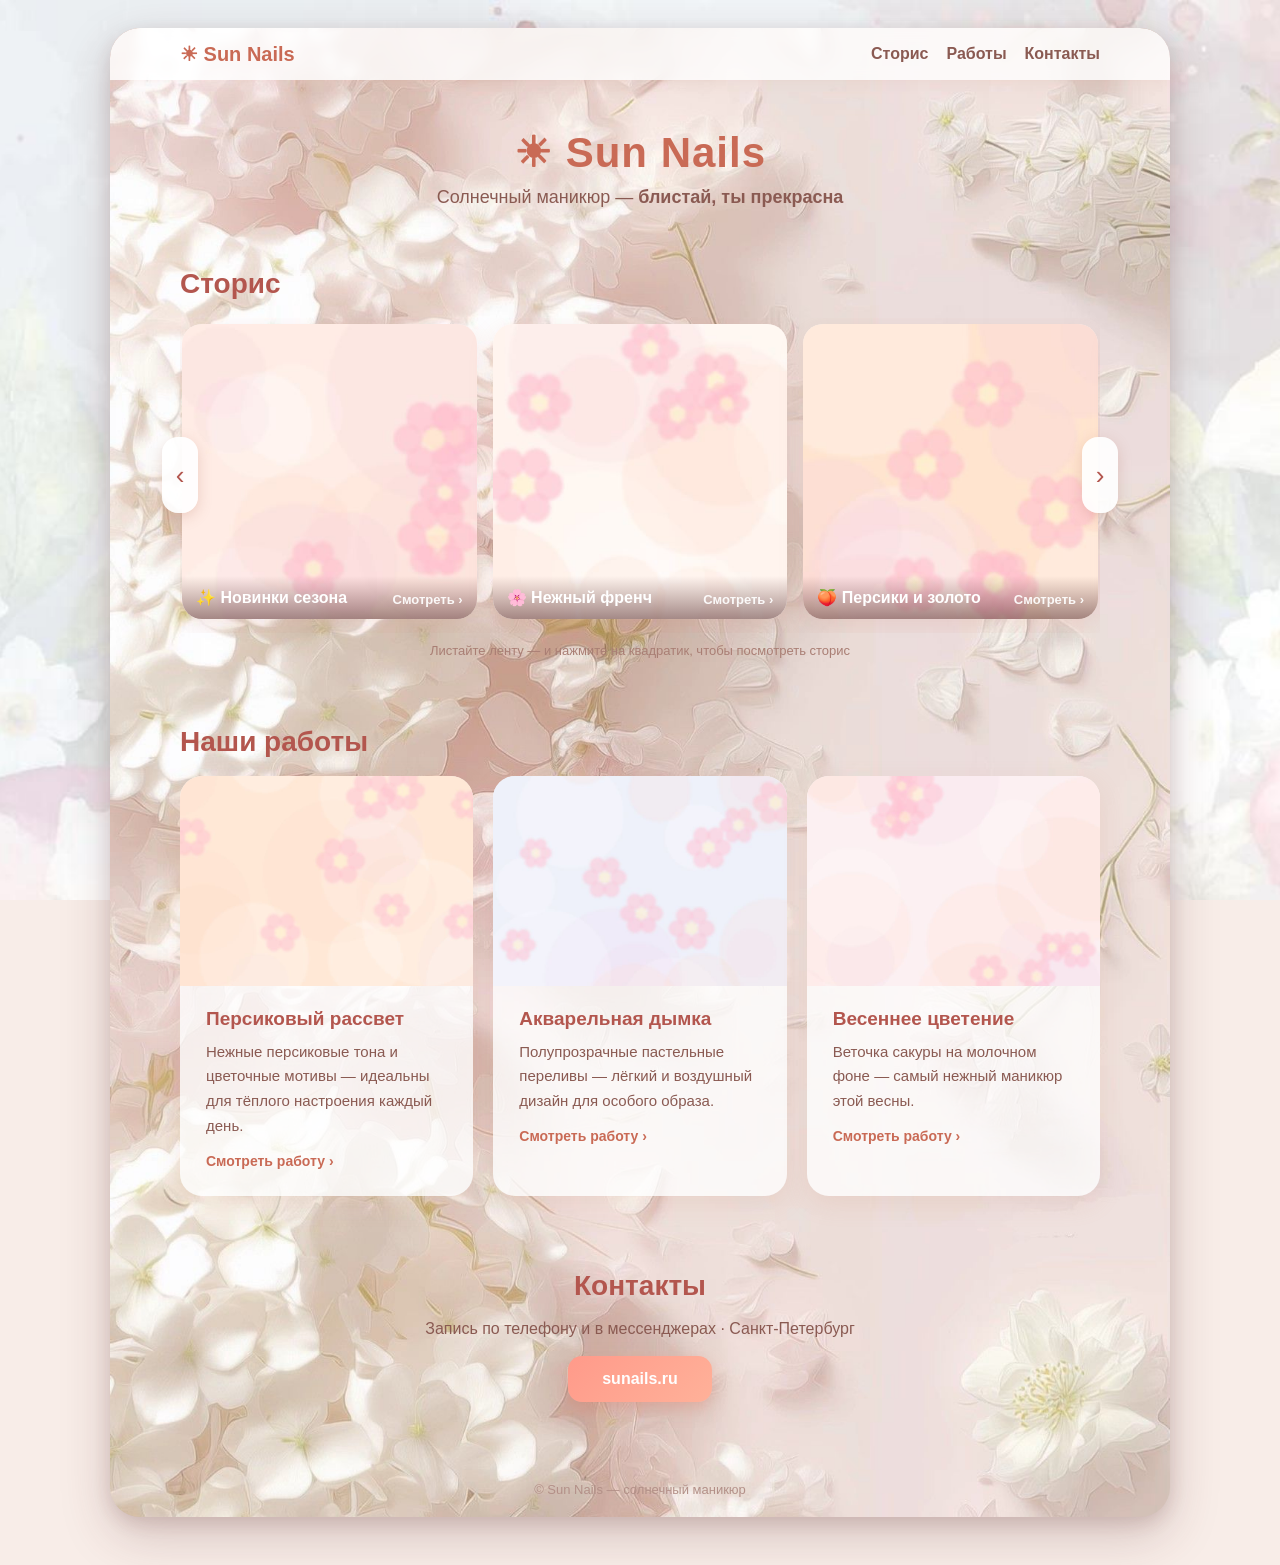
<file: index2.html>
<!DOCTYPE html>
<html lang="ru">
<head>
<meta charset="UTF-8">
<meta name="viewport" content="width=device-width, initial-scale=1, maximum-scale=1, user-scalable=no">
<meta name="description" content="Солнечный маникюр в Санкт-Петербурге — Sun Nails. Нежный френч, персиковые оттенки, уход за ногтями. Запись по телефону и в мессенджерах.">
<title>Sun Nails — Солнечный маникюр в Санкт-Петербурге</title>
<style>
*{margin:0;padding:0;box-sizing:border-box;-webkit-tap-highlight-color:transparent}
html{scroll-behavior:smooth}
body{font-family:'Segoe UI',Verdana,sans-serif;color:#5a3a38;background:#f8ede8 url(images/shitflora.jpg) center/cover fixed no-repeat;min-height:100vh;overflow-x:hidden}
body.lock{overflow:hidden}
.wrap{max-width:960px;margin:0 auto;padding:0 20px}
.nav{background:rgba(255,255,255,.8);backdrop-filter:blur(6px);box-shadow:0 2px 14px rgba(214,140,120,.12);position:sticky;top:0;z-index:20;border-radius:30px 30px 0 0}
.nav-in{display:flex;justify-content:space-between;align-items:center;padding:14px 20px}
.logo{font-weight:800;font-size:20px;color:#c96a55}
.links a{margin-left:18px;text-decoration:none;color:#8a5a52;font-weight:600}
.links a:hover{color:#c96a55}
.hero{text-align:center;padding:48px 0 26px}
.hero h1{font-size:42px;color:#c96a55;letter-spacing:1px}
.tag{margin-top:10px;font-size:18px;color:#8a5a52}
.sec{padding:34px 0}
.sec h2{font-size:28px;color:#b3564e;margin-bottom:18px}
.hint{margin-top:10px;font-size:13px;color:#a97e74;text-align:center}
.stories-wrap{position:relative}
.strack{display:flex;gap:16px;overflow-x:auto;scrollbar-width:none;cursor:grab;touch-action:pan-y;padding:6px 2px 14px;user-select:none}
.strack::-webkit-scrollbar{display:none}
.strack.dragging{cursor:grabbing}
.story-tile{flex:0 0 calc((100% - 32px)/3);aspect-ratio:1/1;border-radius:20px;overflow:hidden;position:relative;box-shadow:0 8px 24px rgba(214,140,120,.18);cursor:pointer;background:rgba(255,255,255,.55)}
.story-tile img{position:absolute;inset:0;width:100%;height:100%;object-fit:cover;transition:transform .45s}
.story-tile:hover img{transform:scale(1.06)}
.tile-info{position:absolute;left:0;right:0;bottom:0;padding:12px 14px;background:linear-gradient(transparent,rgba(90,50,50,.55));color:#fff;font-weight:600;display:flex;justify-content:space-between;align-items:flex-end;gap:8px}
.tile-info i{font-style:normal;font-size:13px;opacity:.92;white-space:nowrap}
/* Стрелки ленты: вытянутые узкие */
.arr{position:absolute;top:50%;transform:translateY(-50%);width:36px;height:76px;border-radius:16px;border:none;background:rgba(255,255,255,.92);color:#b3564e;font-size:26px;line-height:1;cursor:pointer;box-shadow:0 4px 14px rgba(180,110,90,.25);z-index:5}
#sPrev{left:-18px}
#sNext{right:-18px}
.arr:hover{background:#fff}
.arr:active{background:#ffe9e0}
.works{display:grid;grid-template-columns:repeat(3,minmax(0,1fr));gap:20px}
.wcard{background:rgba(255,255,255,.78);border-radius:22px;overflow:hidden;box-shadow:0 8px 24px rgba(214,140,120,.16);cursor:pointer;transition:transform .3s,box-shadow .3s}
.wcard:hover{transform:translateY(-6px);box-shadow:0 14px 32px rgba(214,140,120,.26)}
.wimg{height:210px;background-size:cover;background-position:center;transition:transform .45s}
.wcard:hover .wimg{transform:scale(1.05)}
.wbody{padding:22px 26px 26px}
.wbody h3{color:#b3564e;margin-bottom:10px;font-size:19px}
.wbody p{font-size:15px;color:#8a5a52;line-height:1.65}
.wlink{display:inline-block;margin-top:14px;color:#c96a55;font-weight:700;font-size:14px}
.ovl{position:fixed;inset:0;display:none;z-index:50}
.ovl.open{display:block}
.ovl-bg{position:absolute;inset:0;background:rgba(40,15,15,.55);opacity:0;transition:opacity .35s}
.ovl.show .ovl-bg{opacity:1}
.viewer{position:absolute;left:50%;top:50%;transform:translate(-50%,-50%) scale(.7);width:min(420px,92vw);height:min(88vh,760px);border-radius:26px;overflow:hidden;background:#fff;opacity:0;transition:transform .38s cubic-bezier(.22,1,.36,1),opacity .3s}
.ovl.show .viewer{transform:translate(-50%,-50%) scale(1);opacity:1}
/* Кадры сторис: transform-слайдер, свайп мышью и пальцем */
.slides{position:absolute;inset:0;overflow:hidden;cursor:grab;touch-action:none;user-select:none;-webkit-user-select:none}
.slides.grabbing{cursor:grabbing}
.sf{display:flex;height:100%;will-change:transform}
.slide{position:relative;flex:0 0 100%;height:100%;overflow:hidden;background:#fff}
.slide img{position:absolute;inset:0;width:100%;height:100%;object-fit:cover;pointer-events:none;-webkit-user-drag:none;user-select:none;will-change:transform}
.prog{position:absolute;top:10px;left:10px;right:10px;display:flex;gap:5px;z-index:3}
.seg{flex:1;height:3px;background:rgba(255,255,255,.45);border-radius:3px;overflow:hidden}
.seg b{display:block;height:100%;width:0;background:#fff;transition:width .2s}
.seg.done b{width:100%}
.cap{position:absolute;bottom:74px;left:16px;right:16px;z-index:3;color:#fff;font-weight:700;font-size:18px;text-shadow:0 1px 8px rgba(90,40,40,.55);pointer-events:none}
.cta{position:absolute;bottom:16px;left:16px;right:16px;z-index:4;background:linear-gradient(135deg,#ff9a8a,#ffb199);color:#fff;text-align:center;padding:13px;border-radius:14px;font-weight:700;text-decoration:none;box-shadow:0 6px 18px rgba(220,120,100,.35)}
.xbtn{position:absolute;top:12px;right:12px;z-index:6;width:38px;height:38px;border-radius:50%;border:none;background:rgba(255,255,255,.85);color:#7a4a44;font-size:16px;cursor:pointer}
/* Значок «на весь экран» — правый нижний угол окна сторис */
.expBtn{position:absolute;bottom:84px;right:16px;z-index:5;width:44px;height:44px;border-radius:50%;border:none;background:rgba(255,255,255,.92);color:#b3564e;cursor:pointer;box-shadow:0 3px 10px rgba(180,110,90,.35);display:flex;align-items:center;justify-content:center;padding:0}
.expBtn svg{width:20px;height:20px}
.expBtn:hover{background:#fff}
/* Полноэкранный просмотр */
.fs{position:fixed;inset:0;z-index:100;display:none;background:rgba(22,9,9,.94)}
.fs.open{display:flex;align-items:center;justify-content:center}
.fs img{max-width:96vw;max-height:96vh;object-fit:contain;will-change:transform;touch-action:none}
.fs .xbtn{position:absolute;top:12px;right:12px;z-index:2}
.wviewer{position:absolute;left:50%;top:50%;transform:translate(-50%,-50%) scale(.7);width:min(860px,94vw);max-height:90vh;border-radius:26px;overflow:hidden;background:#fff;opacity:0;transition:transform .38s cubic-bezier(.22,1,.36,1),opacity .3s;display:flex;flex-direction:column}
.ovl.show .wviewer{transform:translate(-50%,-50%) scale(1);opacity:1}
.wbig{height:54vh;position:relative;overflow:hidden;background:#eee;flex:none}
.wbig img{position:absolute;inset:0;width:100%;height:100%;object-fit:cover;-webkit-user-drag:none;user-select:none;will-change:transform;pointer-events:none}
.wbig .expBtn{bottom:12px;right:12px}
.winfo{padding:20px 24px 24px;overflow:auto}
.winfo h3{color:#b3564e;margin-bottom:10px;font-size:22px}
.winfo p{color:#8a5a52;line-height:1.6}
.cta-static{display:block;margin-top:18px;background:linear-gradient(135deg,#ff9a8a,#ffb199);color:#fff;text-align:center;padding:13px;border-radius:14px;font-weight:700;text-decoration:none}
.contacts{text-align:center;padding:40px 0 60px}
.contacts p{margin:10px 0 18px;color:#8a5a52}
.cta.big{position:static;display:inline-block;padding:14px 34px}
footer{padding:20px;text-align:center;font-size:13px;color:#b39088}
.sheet{max-width:1060px;margin:28px auto 48px;background:rgba(255,252,248,.93);border-radius:30px;box-shadow:0 18px 50px rgba(90,40,40,.22),0 6px 18px rgba(90,40,40,.14);overflow:hidden;position:relative}
@media (max-width:760px){
 .wrap{padding:0 10px !important}
 .nav{border-radius:20px 20px 0 0}
 .nav-in{padding:12px 10px !important}
 .links a{margin-left:10px}
 .arr{display:none}
 .story-tile{flex:0 0 100% !important}
 .works{grid-template-columns:1fr !important}
 .wbody{padding:18px 16px 20px}
 .hero{padding:18px 0 8px}
 .hero h1{font-size:28px}
 .tag{font-size:15px;margin-top:6px}
 .sec{padding:22px 0}
 .sheet{margin:4px 4px 20px !important;border-radius:16px}
 .viewer{width:min(92vw,420px);height:min(86vh,760px);height:min(86dvh,760px);border-radius:24px}
 .wviewer{max-height:88vh;max-height:88dvh}
 .wbig{height:44vh}
}
</style>
</head>
<body>
<div class="sheet" style="background:#fff8f2 url(images/centr.jpg) center/cover no-repeat">
<nav class="nav"><div class="nav-in" style="max-width:960px;margin:0 auto">
<div class="logo">☀ Sun Nails</div>
<div class="links"><a href="#stories">Сторис</a><a href="#works">Работы</a><a href="#contacts">Контакты</a></div>
</div></nav>

<header class="hero"><div class="wrap">
<h1>☀ Sun Nails</h1>
<p class="tag">Солнечный маникюр — <b>блистай, ты прекрасна</b></p>
</div></header>

<section id="stories" class="sec"><div class="wrap">
<h2>Сторис</h2>
<div class="stories-wrap">
<button class="arr" id="sPrev" aria-label="назад">‹</button>
<div class="strack" id="strack">
<div class="story-tile" data-story="0"><img src="images/story-1-novinki.jpg" alt="Новинки сезона"><div class="tile-info"><span>✨ Новинки сезона</span><i>Смотреть ›</i></div></div>
<div class="story-tile" data-story="1"><img src="images/story-2-french.jpg" alt="Нежный френч"><div class="tile-info"><span>🌸 Нежный френч</span><i>Смотреть ›</i></div></div>
<div class="story-tile" data-story="2"><img src="images/story-3-peaches.jpg" alt="Персики и золото"><div class="tile-info"><span>🍑 Персики и золото</span><i>Смотреть ›</i></div></div>
<div class="story-tile" data-story="3"><img src="images/story-4-morning.jpg" alt="Утренний лайт"><div class="tile-info"><span>🌅 Утренний лайт</span><i>Смотреть ›</i></div></div>
<div class="story-tile" data-story="4"><img src="images/story-5-shimmer.jpg" alt="Блеск и шиммер"><div class="tile-info"><span>💎 Блеск и шиммер</span><i>Смотреть ›</i></div></div>
</div>
<button class="arr" id="sNext" aria-label="вперёд">›</button>
</div>
<p class="hint">Листайте ленту — и нажмите на квадратик, чтобы посмотреть сторис</p>
</div></section>

<section id="works" class="sec"><div class="wrap">
<h2>Наши работы</h2>
<div class="works">
<div class="wcard" data-work="0"><div class="wimg" style="background-image:url(images/work-1-peach-dawn.jpg)"></div><div class="wbody"><h3>Персиковый рассвет</h3><p>Нежные персиковые тона и цветочные мотивы — идеальны для тёплого настроения каждый день.</p><span class="wlink">Смотреть работу ›</span></div></div>
<div class="wcard" data-work="1"><div class="wimg" style="background-image:url(images/work-2-aquarelle.jpg)"></div><div class="wbody"><h3>Акварельная дымка</h3><p>Полупрозрачные пастельные переливы — лёгкий и воздушный дизайн для особого образа.</p><span class="wlink">Смотреть работу ›</span></div></div>
<div class="wcard" data-work="2"><div class="wimg" style="background-image:url(images/work-3-sakura.jpg)"></div><div class="wbody"><h3>Весеннее цветение</h3><p>Веточка сакуры на молочном фоне — самый нежный маникюр этой весны.</p><span class="wlink">Смотреть работу ›</span></div></div>
</div>
</div></section>

<section id="contacts" class="sec contacts"><div class="wrap">
<h2>Контакты</h2>
<p>Запись по телефону и в мессенджерах · Санкт-Петербург</p>
<a class="cta big" href="https://sunails.ru">sunails.ru</a>
</div></section>
<footer>© Sun Nails — солнечный маникюр</footer>
</div>

<div class="ovl" id="storyOvl">
<div class="ovl-bg" data-close="1"></div>
<div class="viewer" id="storyView">
<div class="prog" id="prog"></div>
<button class="xbtn" data-close="1">✕</button>
<div class="slides" id="slides"><div class="sf" id="sf"></div></div>
<button class="expBtn" id="expStory" title="На весь экран"><svg viewBox="0 0 24 24" fill="none" stroke="currentColor" stroke-width="2.4" stroke-linecap="round"><path d="M4 9V4h5M15 4h5v5M20 15v5h-5M9 20H4v-5"/></svg></button>
<div class="cap" id="cap"></div>
<a class="cta" href="#contacts" id="storyCta">Записаться ›</a>
</div>
</div>

<div class="ovl" id="workOvl">
<div class="ovl-bg" data-close="1"></div>
<div class="wviewer">
<button class="xbtn" data-close="1">✕</button>
<div class="wbig" id="wBig">
<img id="wImg" alt="">
<button class="expBtn" id="expWork" title="На весь экран"><svg viewBox="0 0 24 24" fill="none" stroke="currentColor" stroke-width="2.4" stroke-linecap="round"><path d="M4 9V4h5M15 4h5v5M20 15v5h-5M9 20H4v-5"/></svg></button>
</div>
<div class="winfo"><h3 id="wTitle"></h3><p id="wText"></p><a class="cta-static" href="#contacts" id="workCta">Записаться ›</a></div>
</div>
</div>

<div class="fs" id="fsOvl">
<img id="fsImg" alt="">
<button class="xbtn" id="fsClose" title="Закрыть">✕</button>
</div>

<script>
(function(){
"use strict";

/* ============================================================
   НАСТРОЙКА СКОРОСТИ АВТОПРОКРУТКИ ЛЕНЫ СТОРИС (только телефон)
   AUTO_SPEED — пикселей в СЕКУНДУ:
     20–40 — очень медленно, 60 — средне, 120 — быстро
   AUTO_PAUSE_MS — пауза (мс) после касания пальцем
   ============================================================ */
var AUTO_SPEED=30;
var AUTO_PAUSE_MS=2500;
var IS_MOBILE=window.matchMedia('(max-width:760px)');

var STORIES=[
{title:'Новинки сезона',slides:['images/story-1-slide-1.jpg','images/story-1-slide-2.jpg']},
{title:'Нежный френч',slides:['images/story-2-slide-1.jpg','images/story-2-slide-2.jpg']},
{title:'Персики и золото',slides:['images/story-3-slide-1.jpg','images/story-3-slide-2.jpg']},
{title:'Утренний лайт',slides:['images/story-4-slide-1.jpg','images/story-4-slide-2.jpg']},
{title:'Блеск и шиммер',slides:['images/story-5-slide-1.jpg','images/story-5-slide-2.jpg']}
];
var WORKS=[
{title:'Персиковый рассвет',text:'Нежные персиковые тона и цветочные мотивы — идеальны для тёплого настроения каждый день.',img:'images/work-1-peach-dawn.jpg'},
{title:'Акварельная дымка',text:'Полупрозрачные пастельные переливы — лёгкий и воздушный дизайн для особого образа.',img:'images/work-2-aquarelle.jpg'},
{title:'Весеннее цветение',text:'Веточка сакуры на молочном фоне — самый нежный маникюр этой весны.',img:'images/work-3-sakura.jpg'}
];

function setLock(on){document.body.classList.toggle('lock',on);}

/* --- Зум: щипок, перетаскивание, двойной тап --- */
function makeZoom(box,getImg){
 var st={z:1,x:0,y:0,img:null};
 function reset(){
  if(st.img){st.img.style.transition='transform .25s ease-out';st.img.style.transform='';}
  st.z=1;st.x=0;st.y=0;st.img=null;
 }
 function apply(){
  if(st.img){st.img.style.transition='none';st.img.style.transform='translate('+st.x+'px,'+st.y+'px) scale('+st.z+')';}
 }
 function clamp(){
  if(!st.img)return;
  var r=box.getBoundingClientRect();
  var ox=Math.max(0,(r.width*st.z-r.width)/2),oy=Math.max(0,(r.height*st.z-r.height)/2);
  st.x=Math.max(-ox,Math.min(ox,st.x));st.y=Math.max(-oy,Math.min(oy,st.y));
 }
 function panBy(dx,dy){st.x+=dx;st.y+=dy;clamp();apply();}
 function zoomTo(z,px,py){
  st.z=Math.max(1,Math.min(4,z));
  if(st.z<=1.01){reset();return;}
  if(px!=null){
   var r=box.getBoundingClientRect();
   st.x=-(px-r.left-r.width/2)*(st.z-1);
   st.y=-(py-r.top-r.height/2)*(st.z-1);
  }
  clamp();apply();
 }
 function bind(){st.img=getImg()||st.img;}
 return{st:st,reset:reset,apply:apply,clamp:clamp,panBy:panBy,zoomTo:zoomTo,bind:bind};
}
function bindPinch(box,zm){
 var pd=0,pz=1,px0=0,py0=0,ltT=0,ltX=0,ltY=0,panX=0,panY=0;
 box.addEventListener('touchstart',function(e){
  if(e.touches.length===2){
   e.preventDefault();
   var a=e.touches[0],b=e.touches[1];
   pd=Math.hypot(a.clientX-b.clientX,a.clientY-b.clientY)||1;
   pz=zm.st.z;zm.bind();
   var r=box.getBoundingClientRect();
   var cx=(a.clientX+b.clientX)/2,cy=(a.clientY+b.clientY)/2;
   px0=(cx-r.left-r.width/2-zm.st.x)/pz;
   py0=(cy-r.top-r.height/2-zm.st.y)/pz;
   return;
  }
  if(e.touches.length===1&&zm.st.z>1){panX=e.touches[0].clientX;panY=e.touches[0].clientY;}
 },{passive:false});
 box.addEventListener('touchmove',function(e){
  if(e.touches.length===2&&pd){
   e.preventDefault();
   var a=e.touches[0],b=e.touches[1];
   var d=Math.hypot(a.clientX-b.clientX,a.clientY-b.clientY)||1;
   zm.st.z=Math.max(1,Math.min(4,pz*d/pd));
   if(zm.st.z<=1.01){zm.reset();}
   else{
    var r=box.getBoundingClientRect();
    zm.st.x=((a.clientX+b.clientX)/2-r.left-r.width/2)-zm.st.z*px0;
    zm.st.y=((a.clientY+b.clientY)/2-r.top-r.height/2)-zm.st.z*py0;
    zm.clamp();zm.apply();
   }
   return;
  }
  if(e.touches.length===1&&zm.st.z>1&&pd===0){
   e.preventDefault();
   zm.panBy(e.touches[0].clientX-panX,e.touches[0].clientY-panY);
   panX=e.touches[0].clientX;panY=e.touches[0].clientY;
  }
 },{passive:false});
 box.addEventListener('touchend',function(e){
  if(e.touches.length===2)return;
  if(e.touches.length===1){pd=0;panX=e.touches[0].clientX;panY=e.touches[0].clientY;return;}
  pd=0;
  if(e.changedTouches.length===1&&zm.st.z<=1.01){
   var t=performance.now();
   var x=e.changedTouches[0].clientX,y=e.changedTouches[0].clientY;
   if(t-ltT<320&&Math.hypot(x-ltX,y-ltY)<26){
    zm.bind();zm.zoomTo(2.5,x,y);ltT=0;e.preventDefault();
   }else{ltT=t;ltX=x;ltY=y;}
  }
 },{passive:false});
}

/* --- Лента сторис на главной --- */
var track=document.getElementById('strack');
var tiles=Array.prototype.slice.call(track.querySelectorAll('.story-tile'));
var step=216,anim=null,snapT=null,moved=false,dragging=false;
function calcStep(){
 var r=tiles[0].getBoundingClientRect();
 var gap=parseFloat(getComputedStyle(track).gap)||16;
 step=r.width+gap;
}
function maxScroll(){return track.scrollWidth-track.clientWidth;}
function animateTo(target){
 if(anim)cancelAnimationFrame(anim);
 var start=track.scrollLeft,d=target-start;
 if(Math.abs(d)<2){track.scrollLeft=target;anim=null;return;}
 var t0=performance.now(),dur=Math.min(700,250+Math.abs(d));
 function fr(t){
  var p=Math.min(1,(t-t0)/dur),e=1-Math.pow(1-p,3);
  track.scrollLeft=start+d*e;
  if(p<1)anim=requestAnimationFrame(fr);else anim=null;
 }
 anim=requestAnimationFrame(fr);
}
function go(dir){
 calcStep();
 var snapped=Math.round(track.scrollLeft/step)*step;
 var target=Math.max(0,Math.min(maxScroll(),snapped+dir*step));
 animateTo(target);
}
document.getElementById('sPrev').addEventListener('click',function(){go(-1);});
document.getElementById('sNext').addEventListener('click',function(){go(1);});

/* --- Автопрокрутка ленты (только телефон) --- */
var overlayOpen=false,pausedUntil=0,autoT=null,lastAutoT=0;
function autoLoop(t){
 if(!IS_MOBILE.matches){autoT=null;lastAutoT=0;return;}
 if(!lastAutoT)lastAutoT=t;
 var dt=t-lastAutoT;lastAutoT=t;
 if(!dragging&&!anim&&!overlayOpen&&performance.now()>=pausedUntil){
  var max=maxScroll();
  if(max<=1){track.scrollLeft=0;}
  else if(track.scrollLeft>=max-1){track.scrollLeft=0;}
  else track.scrollLeft=Math.min(max,track.scrollLeft+AUTO_SPEED*dt/1000);
 }
 autoT=requestAnimationFrame(autoLoop);
}
if(IS_MOBILE.matches)autoT=requestAnimationFrame(autoLoop);
try{IS_MOBILE.addEventListener('change',function(e){if(e.matches&&!autoT)autoT=requestAnimationFrame(autoLoop);});}catch(err){}
function touchPause(){pausedUntil=performance.now()+AUTO_PAUSE_MS;}

var downX=0,downS=0,vel=0,lastX=0,lastT=0;
track.addEventListener('pointerdown',function(e){
 downX=e.clientX;downS=track.scrollLeft;dragging=true;moved=false;vel=0;
 lastX=e.clientX;lastT=performance.now();
 if(anim){cancelAnimationFrame(anim);anim=null;}
 track.classList.add('dragging');
 touchPause();
});
window.addEventListener('pointermove',function(e){
 if(!dragging)return;
 var dx=e.clientX-downX;
 if(Math.abs(dx)>8)moved=true;
 if(!moved)return;
 if(e.cancelable)e.preventDefault();
 track.scrollLeft=downS-dx;
 var now=performance.now();
 vel=(e.clientX-lastX)/Math.max(1,now-lastT);
 lastX=e.clientX;lastT=now;
});
window.addEventListener('pointerup',function(e){
 if(!dragging)return;
 dragging=false;track.classList.remove('dragging');
 touchPause();
 if(moved){
  calcStep();
  var raw=downS-(e.clientX-downX)-vel*160;
  var target=Math.max(0,Math.min(maxScroll(),Math.round(raw/step)*step));
  animateTo(target);
 }
});
track.addEventListener('pointercancel',function(){dragging=false;track.classList.remove('dragging');touchPause();});
track.addEventListener('dragstart',function(e){e.preventDefault();});
track.addEventListener('click',function(e){if(moved){e.stopPropagation();e.preventDefault();moved=false;}},true);
track.addEventListener('wheel',function(e){
 var max=maxScroll();
 if(max<=1)return;
 var d=Math.abs(e.deltaX)>Math.abs(e.deltaY)?e.deltaX:e.deltaY;
 var dir=d>0?1:-1;
 if((dir>0&&track.scrollLeft<max-1)||(dir<0&&track.scrollLeft>1)){
  e.preventDefault();
  track.scrollLeft+=d;
  if(snapT)clearTimeout(snapT);
  snapT=setTimeout(function(){calcStep();animateTo(Math.round(track.scrollLeft/step)*step);},150);
 }
},{passive:false});
track.addEventListener('scroll',function(){
 if(dragging||anim)return;
 if(snapT)clearTimeout(snapT);
 snapT=setTimeout(function(){
  if(dragging||anim)return;
  calcStep();
  var t=Math.round(track.scrollLeft/step)*step;
  if(t!==track.scrollLeft)animateTo(t);
 },170);
});

/* --- Просмотр сторис: клик по плитке открывает окно --- */
var so=document.getElementById('storyOvl'),sv=document.getElementById('storyView');
var sl=document.getElementById('slides'),sf=document.getElementById('sf'),pg=document.getElementById('prog');
var cap=document.getElementById('cap');
var curStory=0,fIdx=0,fW=0,fP=null,fPinch=false,wAcc=0;
var sZm=makeZoom(sl,function(){var s=sf.children[fIdx];return s?s.querySelector('img'):null;});
bindPinch(sl,sZm);

function fWcalc(){fW=sl.clientWidth||1;}
function updSegs(){
 var segs=pg.children;
 for(var j=0;j<segs.length;j++)segs[j].className='seg'+(j<=fIdx?' done':'');
}
function loadNeighbors(i){
 var n=STORIES[curStory].slides.length;
 [i-1,i,i+1].forEach(function(k){
  if(k<0||k>=n)return;
  var img=sf.children[k].querySelector('img');
  if(img&&!img.getAttribute('src'))img.src=img.getAttribute('data-src');
 });
}
function sImgEl(){var s=sf.children[fIdx];return s?s.querySelector('img'):null;}
function fGo(i){
 fIdx=Math.max(0,Math.min(STORIES[curStory].slides.length-1,i));
 sf.style.transition='';
 sf.style.transform='translateX('+(-fIdx*fW)+'px)';
 sZm.reset();
 loadNeighbors(fIdx);
 updSegs();
}
function openStory(i,fromEl){
 overlayOpen=true;pausedUntil=performance.now()+AUTO_PAUSE_MS;
 setLock(true);
 sZm.reset();
 curStory=i;fIdx=0;fP=null;fPinch=false;wAcc=0;
 sf.innerHTML='';pg.innerHTML='';
 STORIES[i].slides.forEach(function(u){
  var d=document.createElement('div');d.className='slide';
  var img=document.createElement('img');
  img.setAttribute('data-src',u);img.alt='';
  d.appendChild(img);sf.appendChild(d);
  var s=document.createElement('div');s.className='seg';s.innerHTML='<b></b>';pg.appendChild(s);
 });
 cap.textContent=STORIES[i].title;
 if(fromEl){
  var r=fromEl.getBoundingClientRect();
  var ox=Math.max(8,Math.min(92,(r.left+r.width/2)/window.innerWidth*100));
  var oy=Math.max(8,Math.min(92,(r.top+r.height/2)/window.innerHeight*100));
  sv.style.transformOrigin=ox+'% '+oy+'%';
 }
 so.classList.add('open');
 requestAnimationFrame(function(){requestAnimationFrame(function(){
  fWcalc();
  fGo(0);
  so.classList.add('show');
 });});
}
tiles.forEach(function(t,i){
 t.addEventListener('click',function(){openStory(i,t);});
});

/* Свайп по кадрам: мышь и палец через pointer-события */
sl.addEventListener('pointerdown',function(e){
 if(!so.classList.contains('show')||fPinch)return;
 if(e.pointerType==='mouse'&&e.button!==0)return;
 e.preventDefault();
 fP={id:e.pointerId,x0:e.clientX,y0:e.clientY,dx:0,lx:e.clientX,ly:e.clientY,locked:false,mode:sZm.st.z>1?'pan':'drag'};
 try{sl.setPointerCapture(e.pointerId);}catch(err){}
});
sl.addEventListener('pointermove',function(e){
 if(!fP||e.pointerId!==fP.id||fPinch)return;
 var dx=e.clientX-fP.x0,dy=e.clientY-fP.y0;
 if(!fP.locked){
  if(Math.abs(dx)<8&&Math.abs(dy)<8)return;
  if(Math.abs(dy)>Math.abs(dx)*1.3){fP=null;return;}
  fP.locked=true;
  sl.classList.add('grabbing');
 }
 fP.dx=dx;
 if(e.cancelable)e.preventDefault();
 if(fP.mode==='pan'){
  sZm.panBy(e.clientX-fP.lx,e.clientY-fP.ly);
  fP.lx=e.clientX;fP.ly=e.clientY;
 }else{
  sf.style.transition='none';
  sf.style.transform='translateX('+(-(fIdx*fW)+(e.clientX-fP.x0))+'px)';
 }
});
function fEnd(e,cancelled){
 if(!fP||e.pointerId!==fP.id)return;
 var p=fP;fP=null;
 sl.classList.remove('grabbing');
 if(!p.locked)return;
 if(p.mode==='pan')return;
 if(cancelled){fGo(fIdx);return;}
 var w=fW||1,ni=fIdx;
 if(p.dx<-w*0.22)ni=fIdx+1;
 else if(p.dx>w*0.22)ni=fIdx-1;
 fGo(ni);
}
sl.addEventListener('pointerup',function(e){fEnd(e,false);});
sl.addEventListener('pointercancel',function(e){fEnd(e,true);});
sl.addEventListener('dragstart',function(e){e.preventDefault();});
sl.addEventListener('wheel',function(e){
 if(!so.classList.contains('open'))return;
 e.preventDefault();
 wAcc+=e.deltaY;
 if(wAcc>60){wAcc=0;fGo(fIdx+1);}
 else if(wAcc<-60){wAcc=0;fGo(fIdx-1);}
},{passive:false});

document.getElementById('storyCta').addEventListener('click',function(e){
 e.preventDefault();closeOv(so);
 setTimeout(function(){document.getElementById('contacts').scrollIntoView({behavior:'smooth'});},340);
});

/* --- Полноэкранный просмотр --- */
var fsO=document.getElementById('fsOvl'),fsImg=document.getElementById('fsImg');
var fsZ=makeZoom(fsO,function(){return fsImg;});
bindPinch(fsO,fsZ);
function openFS(src){
 if(!src)return;
 fsImg.src=src;
 fsZ.reset();
 fsO.classList.add('open');
}
function closeFS(){
 fsO.classList.remove('open');
 fsZ.reset();
 fsImg.src='';
}
document.getElementById('fsClose').addEventListener('click',closeFS);
fsO.addEventListener('click',function(e){if(e.target===fsO)closeFS();});
fsO.addEventListener('wheel',function(e){
 e.preventDefault();
 fsZ.zoomTo(fsZ.st.z*(e.deltaY<0?1.15:0.87));
},{passive:false});
fsO.addEventListener('dblclick',function(e){
 fsZ.st.z>1.01?fsZ.zoomTo(1):fsZ.zoomTo(2.5,e.clientX,e.clientY);
});

/* Значок в правом нижнем углу окна сторис — открывает текущий кадр на весь экран.
   Обычный клик по фото ничего не открывает. */
document.getElementById('expStory').addEventListener('click',function(e){
 e.stopPropagation();
 var im=sImgEl();
 if(im)openFS(im.getAttribute('data-src')||im.src);
});

/* --- Просмотр работ --- */
var wo=document.getElementById('workOvl');
var wBig=document.getElementById('wBig'),wImg=document.getElementById('wImg');
var wZm=makeZoom(wBig,function(){return wImg;});
bindPinch(wBig,wZm);
function openWork(i,fromEl){
 overlayOpen=true;pausedUntil=performance.now()+AUTO_PAUSE_MS;
 setLock(true);
 wZm.reset();
 wImg.src=WORKS[i].img;
 document.getElementById('wTitle').textContent=WORKS[i].title;
 document.getElementById('wText').textContent=WORKS[i].text;
 if(fromEl){
  var r=fromEl.getBoundingClientRect();
  var ox=Math.max(8,Math.min(92,(r.left+r.width/2)/window.innerWidth*100));
  var oy=Math.max(8,Math.min(92,(r.top+r.height/2)/window.innerHeight*100));
  wo.querySelector('.wviewer').style.transformOrigin=ox+'% '+oy+'%';
 }
 wo.classList.add('open');
 requestAnimationFrame(function(){requestAnimationFrame(function(){wo.classList.add('show');});});
}
document.querySelectorAll('.wcard').forEach(function(c,i){
 c.addEventListener('click',function(){openWork(i,c);});
});
document.getElementById('workCta').addEventListener('click',function(e){
 e.preventDefault();closeOv(wo);
 setTimeout(function(){document.getElementById('contacts').scrollIntoView({behavior:'smooth'});},340);
});
/* Значок на фото работ — на весь экран */
document.getElementById('expWork').addEventListener('click',function(e){
 e.stopPropagation();
 openFS(wImg.getAttribute('src'));
});

/* --- Закрытие: блокировка страницы снимается сразу --- */
function closeOv(o){
 o.classList.remove('show');
 overlayOpen=false;pausedUntil=performance.now()+AUTO_PAUSE_MS;
 setLock(false);
 sZm.reset();wZm.reset();
 setTimeout(function(){o.classList.remove('open');},320);
}
document.querySelectorAll('[data-close]').forEach(function(el){
 el.addEventListener('click',function(){closeOv(el.closest('.ovl'));});
});

/* Жесты поверх оверлея не прокручивают страницу.
   Исключения: кадры сторис, фото работ, текст работ. */
[so,wo].forEach(function(o){
 o.addEventListener('touchmove',function(e){
  if(e.target.closest&&e.target.closest('.slides'))return;
  if(e.target.closest&&e.target.closest('.wbig'))return;
  if(e.target.closest&&e.target.closest('.winfo'))return;
  e.preventDefault();
 },{passive:false});
});

/* Сайт не увеличивается случайным щипком */
document.addEventListener('gesturestart',function(e){e.preventDefault();},{passive:false});
document.addEventListener('touchmove',function(e){
 if(e.touches.length>1){
  if(e.target.closest&&(e.target.closest('#storyView')||e.target.closest('#wBig')||e.target.closest('#fsOvl')))return;
  e.preventDefault();
 }
},{passive:false});

window.addEventListener('resize',function(){
 if(so.classList.contains('open')){fWcalc();fGo(fIdx);}
});

/* Клавиатура: стрелки листают кадры, Esc закрывает */
window.addEventListener('keydown',function(e){
 if(fsO.classList.contains('open')){
  if(e.key==='Escape'){closeFS();e.preventDefault();}
  return;
 }
 if(so.classList.contains('open')){
  if(e.key==='Escape'){closeOv(so);return;}
  if(e.key==='ArrowRight'){e.preventDefault();fGo(fIdx+1);}
  if(e.key==='ArrowLeft'){e.preventDefault();fGo(fIdx-1);}
 }
 if(e.key==='Escape'&&wo.classList.contains('open'))closeOv(wo);
});
})();
</script>
</body>
</html>
</file>
